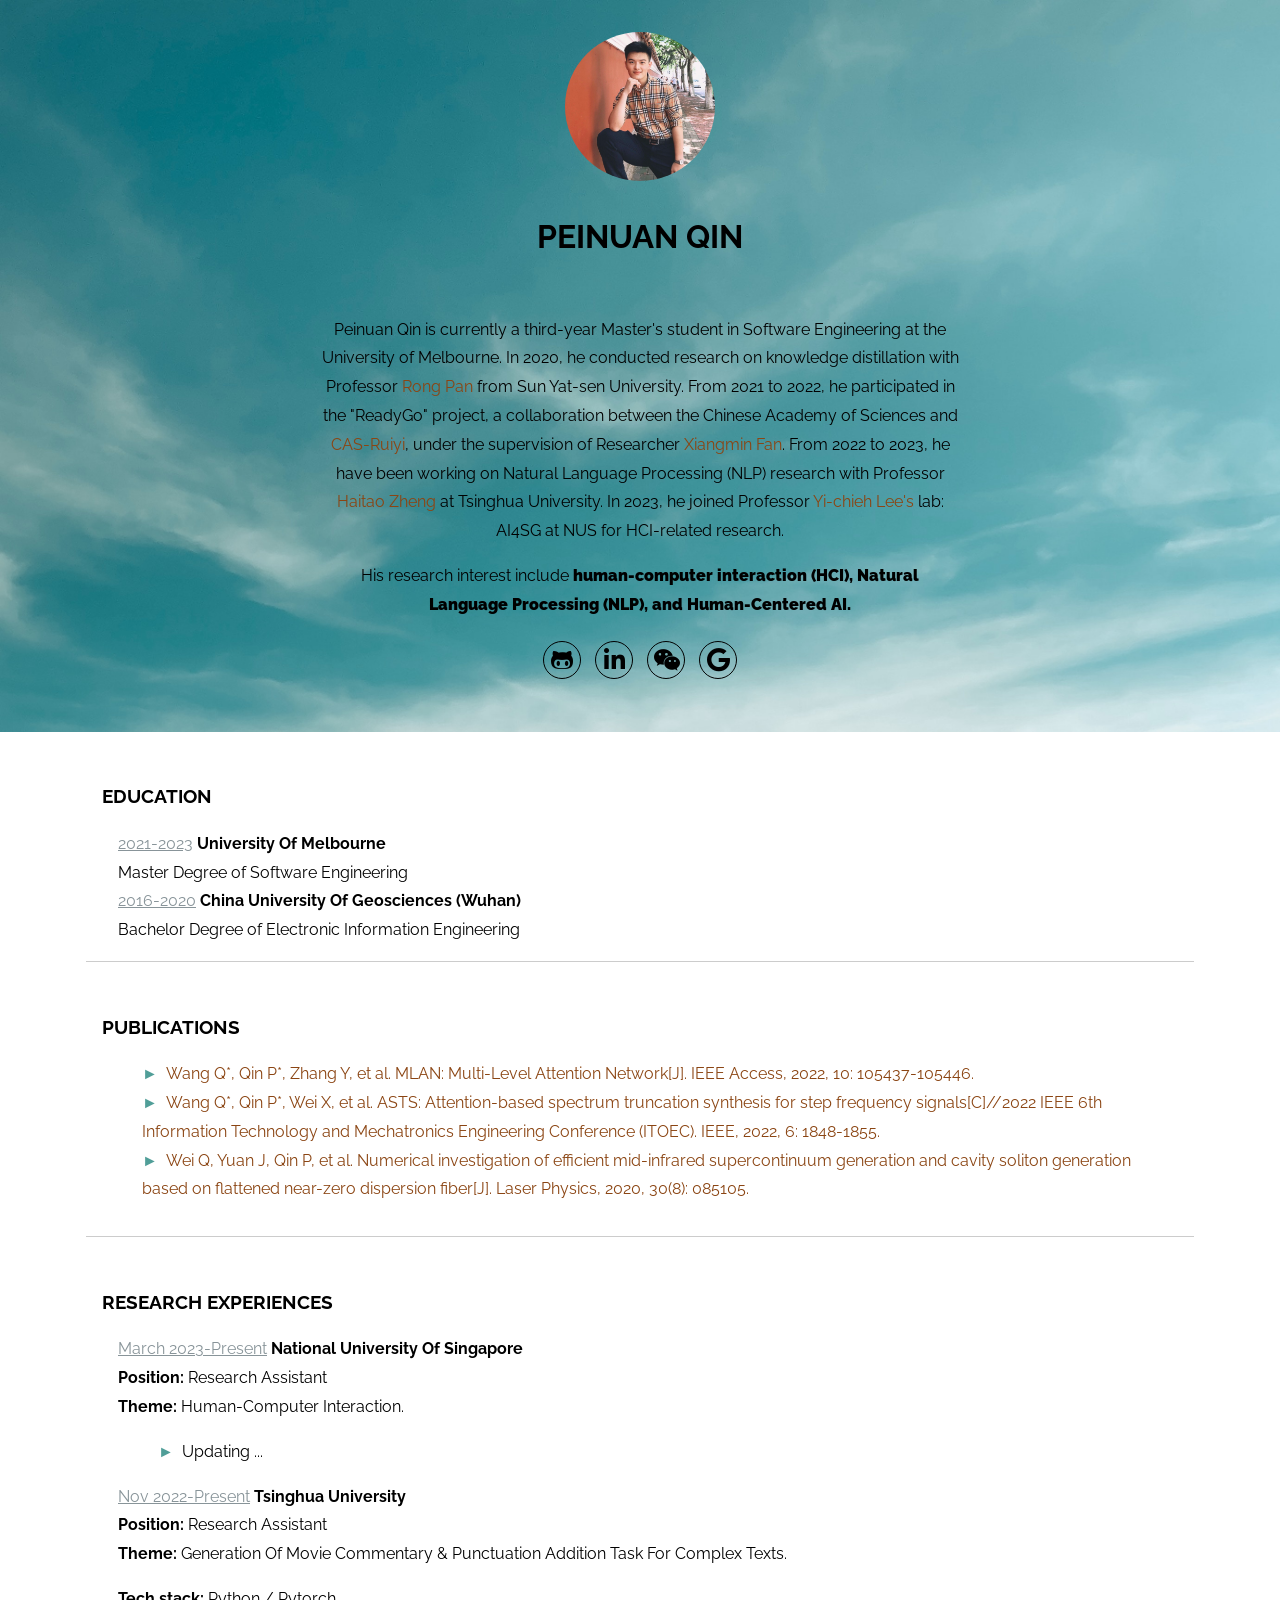
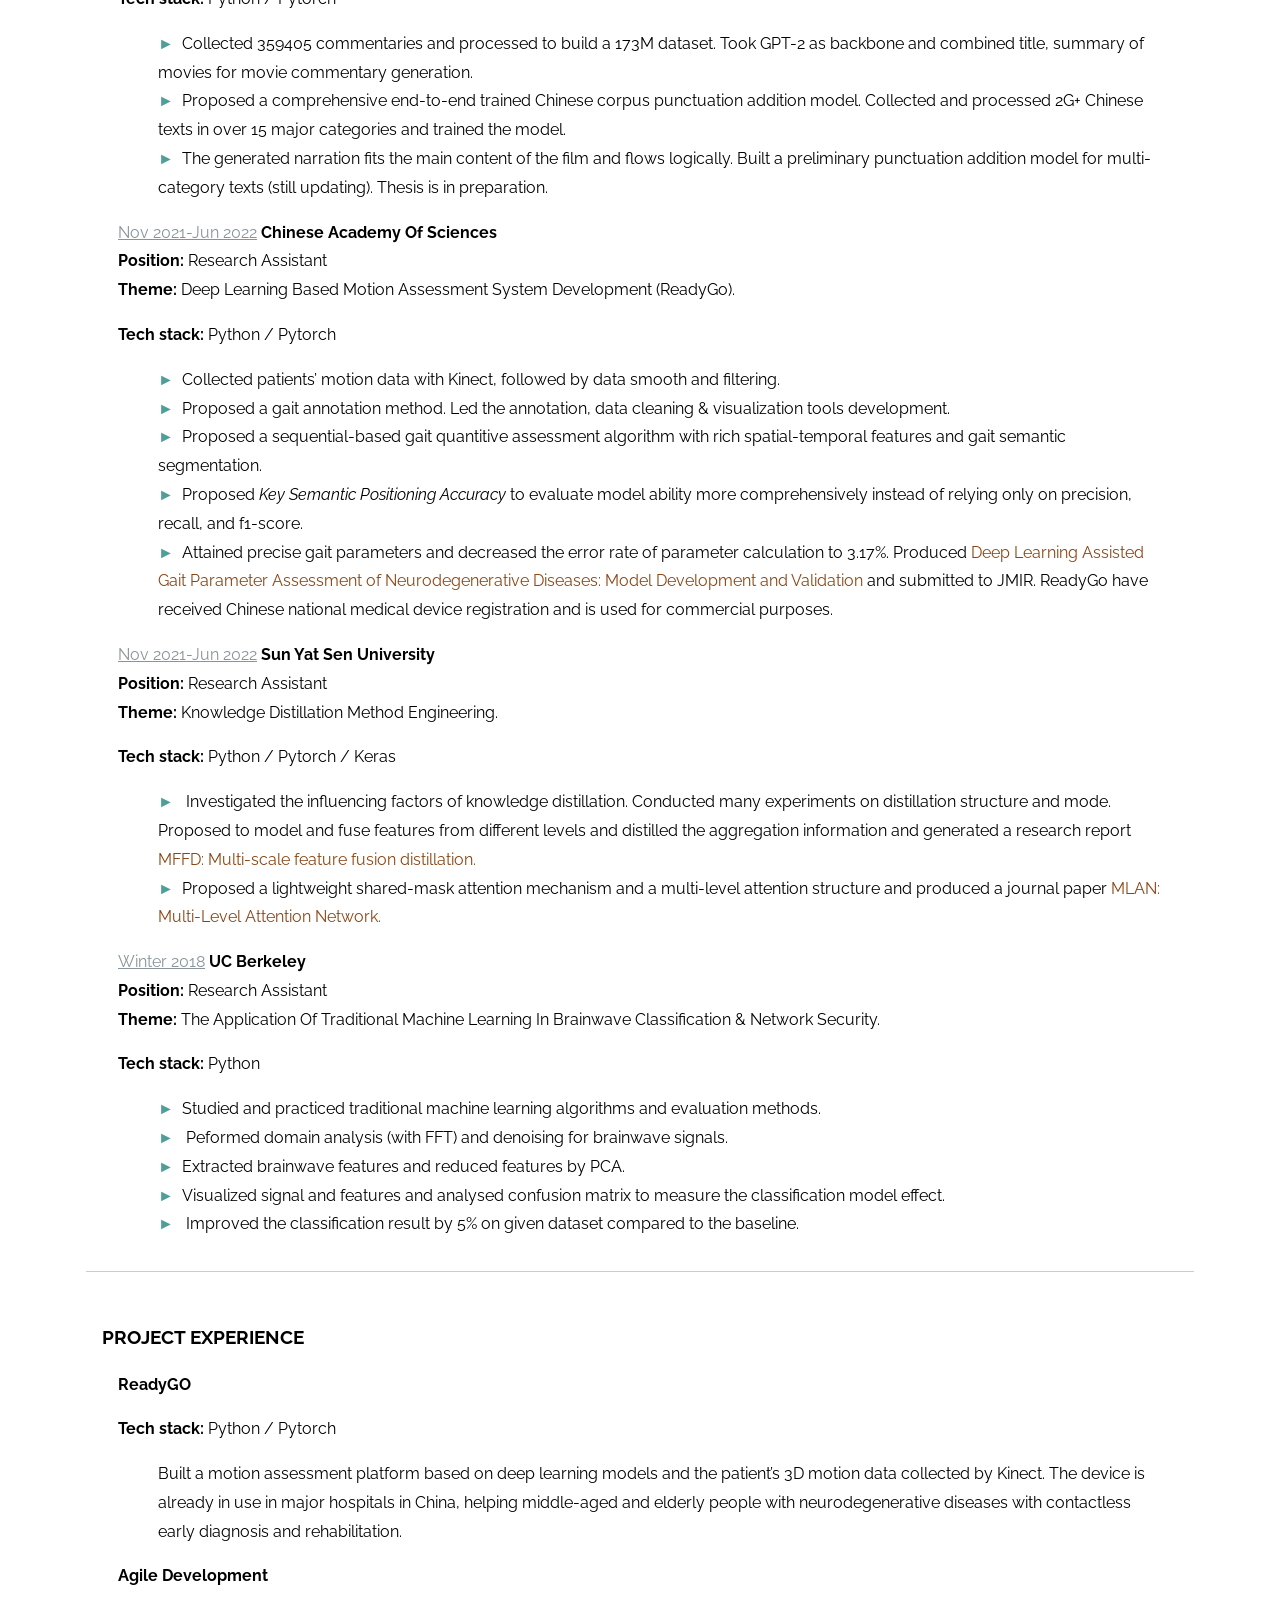
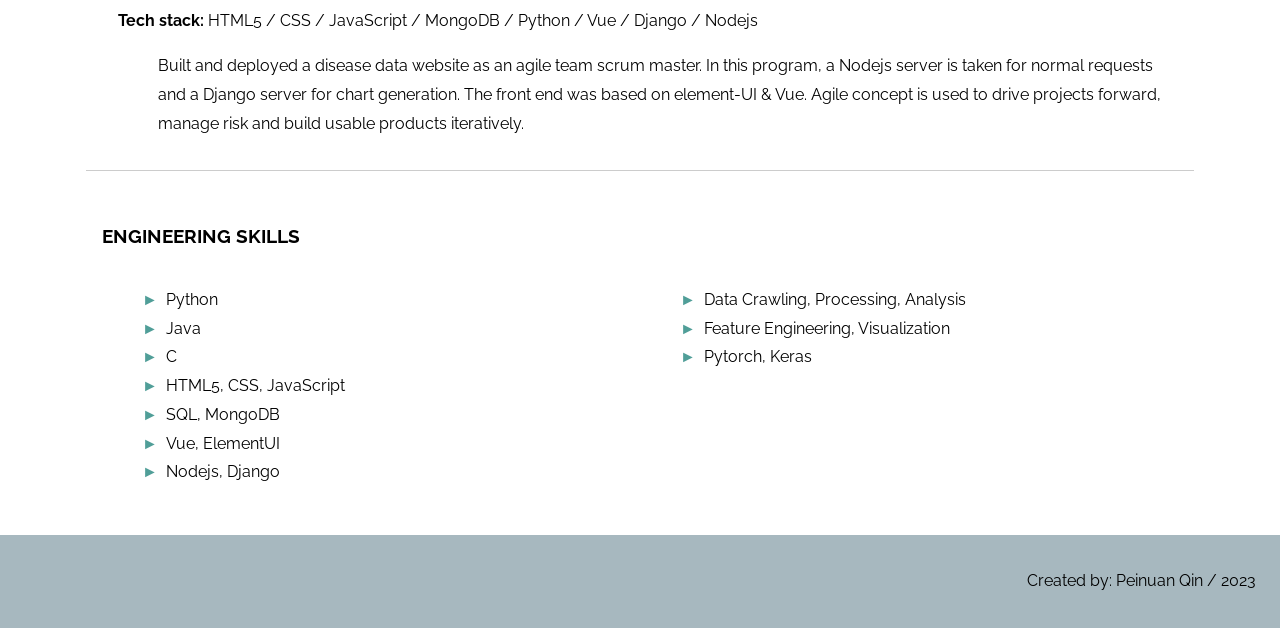
<file: index.html>
<!DOCTYPE html>
<html xmlns="http://www.w3.org/1999/html">
<head>
  <meta charset="UTF-8">
  <title>CV - Ocat</title>
  <meta name="description" content="simple CV example created with HTML and CSS">
  <meta name="author" content="Fly Nerd">
  <link rel="icon" href="./img/favicon.ico">
  <meta name="viewport" content="width=device-width, initial-scale=1">
  <link rel="stylesheet" href="https://use.fontawesome.com/releases/v5.0.13/css/all.css" integrity="sha384-DNOHZ68U8hZfKXOrtjWvjxusGo9WQnrNx2sqG0tfsghAvtVlRW3tvkXWZh58N9jp" crossorigin="anonymous">
  <link rel="stylesheet" href="style.css">
</head>

<body>
  <header>
    <div>
      <img src="./img/avatar.jpg" />
    </div>
    <h1>Peinuan Qin</h1>
    <section>
      <p>Peinuan Qin is currently a third-year Master's student in Software Engineering at the University of Melbourne. In 2020, he conducted research on knowledge distillation with Professor <a href="http://www.rongpan.net/">Rong Pan</a> from Sun Yat-sen University. From 2021 to 2022, he participated in the "ReadyGo" project, a collaboration between the Chinese Academy of Sciences and <a href="https://www.cas-ruiyi.com/">CAS-Ruiyi</a>, under the supervision of Researcher <a href="https://lcs.ios.ac.cn/~xiangmin/">Xiangmin Fan</a>.
<!--      I carried out research related to "Assisted Diagnosis of Neurodegenerative Diseases Using Artificial Intelligence."-->
      From 2022 to 2023, he have been working on Natural Language Processing (NLP) research with Professor <a href="https://www.sigs.tsinghua.edu.cn/zht_en/main.htm">Haitao Zheng</a> at Tsinghua University. In 2023, he joined Professor <a href="https://www.yclee.net/">Yi-chieh Lee's</a> lab: AI4SG at NUS for HCI-related research.</p>
        <p>His research interest include <span class="bold"> human-computer interaction (HCI), Natural Language Processing (NLP), and Human-Centered AI.</span> </p>
<!--      <a href="" target="_blank">-->
<!--        <i class="fab fa-facebook-f"></i>-->
<!--      </a>-->
<!--      <a href="https://www.twitter.com/flynerdpl/" target="_blank">-->
<!--        <i class="fab fa-twitter"></i>-->
<!--      </a>-->

      <a href="https://github.com/PeinuanQin?tab=repositories" target="_blank">
        <i class="fab fa-github-alt"></i>
      </a>
<!--      <a href="https://www.instagram.com/flynerdpl/" target="_blank">-->
<!--        <i class="fab fa-instagram"></i>-->
<!--      </a>-->
      <a href="https://www.linkedin.com/in/%E5%9F%B9%E6%9A%96-%E7%A7%A6-2759301b3/" target="_blank">
        <i class="fab fa-linkedin-in"></i>
      </a>

      <a href="./img/weixin.jpg" target="_blank">
        <i class="fab fa-weixin"></i>
      </a>

      <a href="mailto:peinuanq@student.unimelb.edu.au" target="_blank">
        <i class="fab fa-google"></i>
      </a>
    </section>
  </header>
  <main>

    <section>
      <h3>Education</h3>
      <article>
        <div class='school'>
          <span>2021-2023</span> <strong>University of Melbourne</strong>
        </div>
        <div class="descrition">
          Master Degree of Software Engineering
        </div>
      </article>
      <article>
        <div class='school'>
          <span>2016-2020</span> <strong>China University of Geosciences (Wuhan)</strong>
        </div>
        <div>
          Bachelor Degree of Electronic Information Engineering
        </div>
      </article>
    </section>

    <section>
      <h3>Publications</h3>
      <ul class="job-description">
            <li><a href="https://ieeexplore.ieee.org/abstract/document/9905593">Wang Q*, Qin P*, Zhang Y, et al. MLAN: Multi-Level Attention Network[J]. IEEE Access, 2022, 10: 105437-105446.</a> </li>
            <li><a href="https://ieeexplore.ieee.org/abstract/document/9734609">Wang Q*, Qin P*, Wei X, et al. ASTS: Attention-based spectrum truncation synthesis for step frequency signals[C]//2022 IEEE 6th Information Technology and Mechatronics Engineering Conference (ITOEC). IEEE, 2022, 6: 1848-1855.</a></li>
            <li><a href="https://iopscience.iop.org/article/10.1088/1555-6611/ab9946/meta">Wei Q, Yuan J, Qin P, et al. Numerical investigation of efficient mid-infrared supercontinuum generation and cavity soliton generation based on flattened near-zero dispersion fiber[J]. Laser Physics, 2020, 30(8): 085105.</a></li>
          </ul>
    </section>
    <section>
<!--      <h3>Courses & Workshops</h3>-->
      <h3>Research Experiences</h3>
      <article>
        <div class='job-title'>
          <span>March 2023-present</span> <strong>National University of Singapore</strong><br> <strong>Position:</strong> Research Assistant <br> <strong>Theme:</strong> Human-Computer Interaction.
        </div>
        <div>
<!--          <p><strong>Tech stack:</strong> Python / Pytorch </p>-->
          <ul class="job-description">
            <li>Updating ...</li>
          </ul>
        </div>
      </article>

      <article>
        <div class='job-title'>
          <span>Nov 2022-present</span> <strong>Tsinghua University</strong><br> <strong>Position:</strong> Research Assistant <br> <strong>Theme:</strong> Generation of movie commentary & Punctuation addition task for complex texts.
        </div>
        <div>
          <p><strong>Tech stack:</strong> Python / Pytorch </p>
          <ul class="job-description">
            <li>Collected 359405 commentaries and processed to build a 173M dataset. Took GPT-2 as backbone and
combined title, summary of movies for movie commentary generation.</li>
            <li>Proposed a comprehensive end-to-end trained Chinese corpus punctuation addition model. Collected and
processed 2G+ Chinese texts in over 15 major categories and trained the model.</li>
            <li>The generated narration fits the main content of the film and flows logically. Built a preliminary
punctuation addition model for multi-category texts (still updating). Thesis is in preparation.</li>
          </ul>
        </div>
      </article>


      <article>
        <div class='job-title'>
          <span>Nov 2021-Jun 2022</span> <strong>Chinese Academy of Sciences</strong><br> <strong>Position:</strong> Research Assistant <strong> <br> Theme:</strong>  Deep learning based motion assessment system development (ReadyGo).
        </div>
        <div>
          <p><strong>Tech stack:</strong> Python / Pytorch </p>
          <ul class="job-description">
            <li>Collected patients’ motion data with Kinect, followed by data smooth and filtering.</li>
            <li>Proposed a gait annotation method. Led the annotation, data cleaning & visualization tools development.</li>
            <li>Proposed a sequential-based gait quantitive assessment algorithm with rich spatial-temporal features and
gait semantic segmentation.</li>
            <li>Proposed <em>Key Semantic Positioning Accuracy</em> to evaluate model ability more comprehensively instead of
relying only on precision, recall, and f1-score.</li>
            <li>Attained precise gait parameters and decreased the error rate of parameter calculation to 3.17%.
Produced <a href="https://drive.google.com/file/d/1gMWYTWEaSyFkQgFSAJ1HPfKGkx27o9Vn/view?usp=sharing">Deep Learning Assisted Gait Parameter Assessment of Neurodegenerative Diseases: Model Development and Validation</a> and submitted to JMIR. ReadyGo have received Chinese national medical device registration and is used for commercial purposes.</li>
          </ul>
        </div>
      </article>

      <article>
        <div class='job-title'>
          <span>Nov 2021-Jun 2022</span> <strong>Sun Yat Sen University</strong><br> <strong>Position:</strong> Research Assistant <strong> <br> Theme:</strong> Knowledge distillation method engineering.
        </div>
        <div>
          <p><strong>Tech stack:</strong> Python / Pytorch / Keras</p>
          <ul class="job-description">
            <li> Investigated the influencing factors of knowledge distillation. Conducted many experiments on distillation
structure and mode. Proposed to model and fuse features from different levels and distilled the aggregation
information and generated a research report <a href="https://drive.google.com/drive/u/1/my-drive">MFFD: Multi-scale feature fusion distillation.</a> </li>
            <li>Proposed a lightweight shared-mask attention mechanism and a multi-level attention structure and produced
a journal paper <a href="https://ieeexplore.ieee.org/abstract/document/9905593"> MLAN: Multi-Level Attention Network.</a> </li>
          </ul>
        </div>
      </article>

      <article>
        <div class='job-title'>
          <span>Winter 2018</span> <strong>UC Berkeley</strong><br> <strong>Position:</strong> Research Assistant <strong> <br> Theme:</strong> The application of traditional machine learning in brainwave classification & network security.
        </div>
        <div>
          <p><strong>Tech stack:</strong> Python </p>
          <ul class="job-description">
            <li>Studied and practiced traditional machine learning algorithms and evaluation methods.</li>
            <li> Peformed domain analysis (with FFT) and denoising for brainwave signals.</li>
            <li>Extracted brainwave features and reduced features by PCA.</li>
            <li>Visualized signal and features and analysed confusion matrix to measure the classification model effect.</li>
            <li> Improved the classification result by 5% on given dataset compared to the baseline.</li>
          </ul>
        </div>
      </article>
    </section>

    <section>
      <h3>Project Experience</h3>
      <article>
        <div class='job-title'>
          <strong> ReadyGO </strong><br>
        </div>
        <div>
          <p><strong>Tech stack:</strong> Python / Pytorch</p>
          <ul class="job-description">
            <p>Built a motion assessment platform based on deep learning models and the patient’s 3D motion data
collected by Kinect. The device is already in use in major hospitals in China, helping middle-aged and elderly people
with neurodegenerative diseases with contactless early diagnosis and rehabilitation.</p>
          </ul>
        </div>
      </article>

      <article>
        <div class='job-title'>
          <strong> Agile Development </strong><br>
        </div>
        <div>
          <p><strong>Tech stack:</strong> HTML5 / CSS / JavaScript / MongoDB / Python / Vue / Django / Nodejs</p>
          <ul class="job-description">
            <p>Built and deployed a disease data website as an agile team scrum master. In this program,
a Nodejs server is taken for normal requests and a Django server for chart generation. The front end was based on
element-UI & Vue. Agile concept is used to drive projects forward, manage risk and build usable products iteratively.</p>
          </ul>
        </div>
      </article>
    </section>
    <section>
      <h3>Engineering Skills</h3>
      <div class='skills'>
        <div class='column'>
<!--          <h4>Good knowledge</h4>-->
          <ul>
            <li>Python</li>
            <li>Java</li>
            <li>C</li>
            <li>HTML5, CSS, JavaScript</li>
            <li>SQL, MongoDB</li>
            <li>Vue, ElementUI</li>
            <li>Nodejs, Django</li>
          </ul>
        </div>
        <div class='column'>
<!--          <h4>Basic knowledge</h4>-->
          <ul>
            <li>Data Crawling, Processing, Analysis</li>
            <li>Feature Engineering, Visualization</li>
            <li>Pytorch, Keras</li>
          </ul>
        </div>
<!--        <div>-->
<!--          <h4>Languages</h4>-->
<!--          <p>🇵🇱 Polish - Native speaker</p>-->
<!--          <p>🇬🇧 English - Proficient C1/C2</p>-->
<!--          <p>🇫🇷 French - Advanced - C1</p>-->
<!--          <p>🇪🇸 Spanish - Intermediate - B1/B2</p>-->
<!--          <p>🇩🇪 German - Elementary / Communicative - A2</p>-->
<!--        </div>-->
      </div>
    </section>


<!--    <section>-->
<!--      <h3>Experience</h3>-->
<!--      <article>-->
<!--        <div class='job-title'>-->
<!--          <span>03.2018 - 06.2018</span> <strong>Tentacles Company</strong><br> <strong>Position:</strong> Web developer Intern-->
<!--        </div>-->
<!--        <div>-->
<!--          <p><strong>Tech stack:</strong> HTML5 / CSS / JavaScript / jQuery</p>-->
<!--          <ul class="job-description">-->
<!--            <li>Develop web application for Octopoda departments</li>-->
<!--            <li>Implement UI (front-end site) based on received graphic design and requirements</li>-->
<!--            <li>Co-operate with the back-end team </li>-->
<!--          </ul>-->
<!--        </div>-->
<!--      </article>-->
<!--    </section>-->
  </main>
  <footer>
<!--    <p>Created by: <a href="https://www.flynerd.pl/">@flynerd</a>  / <a href="https://www.linkedin.com/in/ritalyczywek/">LinkedIn</a> / 2018 </p>-->
    <p>Created by: Peinuan Qin / 2023</p>
  </footer>
</body>
</html>
</file>
<file: style.css>
@import url('https://fonts.googleapis.com/css?family=Raleway');

.bold{
  font-weight: 900;
}
p{
  color: black;
}

body {
  margin: 0;
  font-family: 'Raleway';
  font-size: 16px;
  line-height: 1.8em;
}

a {
  /*color: #1C9C94;*/
  color: saddlebrown;
  text-decoration: none;
}

/*p{*/
/*  color: black;*/
/*}*/
a:hover {
  opacity: 0.5;
}

article {
  padding:0 1em;
}

section{
  margin: 1em;
  padding: 1em;
}

header, main, footer {
  margin: 0 auto;
}

header {
  padding: 2em;
  text-align: center;
  background-image: url('./img/bg.jpg');
  background-size: cover;
  /*background-position: fixed;*/
  /*color: white;*/
  color: black;
}

header section {
  margin: 0 auto;
  max-width: 640px;
}

header img {
  border-radius: 50%;
  max-width: 150px;
}

h1 {
  text-transform: uppercase;
  margin: 1em 0;
  color: black;
}

h3 {
  text-transform: uppercase;
}

h3, h4 {
  font-weight: bold;
}

main {
  max-width: 1140px;
}

main section:not(:last-child) {
  border-bottom: 1px solid #ccc;
}

.fab {
  border: 1px solid black;
  border-radius: 50%;
  font-size: 1.5em;
  width: 1.5em;
  height: 1.5em;
  line-height: 1.5em;
  margin: 5px;
  text-align: center;
}

a .fab {
  color: black;
  /*color: white;*/
}

.course, .skills {
  display: -ms-flexbox;
  display: flex;
  -ms-flex-wrap: wrap;
  flex-wrap: wrap;
}

.course .title {
  color: #509e98;
  -ms-flex: 0 0 33.3%;
  flex: 0 0 33.3%;
  max-width: 33%;
}

.course .descrition {
  -ms-flex: 0 0 66.6%;
  flex: 0 0 66.6%;
  max-width: 66.6%;
}

.course .descrition p {
  padding-left: 1em;
}

.skills .column {
  /*-ms-flex: 0 0 50%%;*/
  flex: 0 0 50%;
  max-width: 50%;
}

.skills .column ul, ul.job-description {
  list-style-type: none;
}

.skills .column ul > li:before {
  content: "►";
  padding-right: 0.5em;
  color: #509e98;
}

.school, .job-title {
  text-transform: capitalize;
}

.school span, .job-title span {
  color: #889499;
  text-decoration: underline;
}

ul.job-description li:before{
  content: "►";
  padding-right: 0.5em;
  color: #509e98;
}

footer {
 padding: 1em 1.5em;
 background: #A7B8BF;
 color: white;
 text-align: right;
}

@media only screen and (max-width: 768px) {
  .course {
    display: block;
  }

  .course .title, .course .descrition {
    max-width: 100%;
  }
}

@media only screen and (max-width: 576px) {
  .skills {
    display: block;
  }

  .skills .column {
    max-width: 100%;
  }

  footer {
    text-align: center;
  }
}

p{
  color: black;
}
</file>
